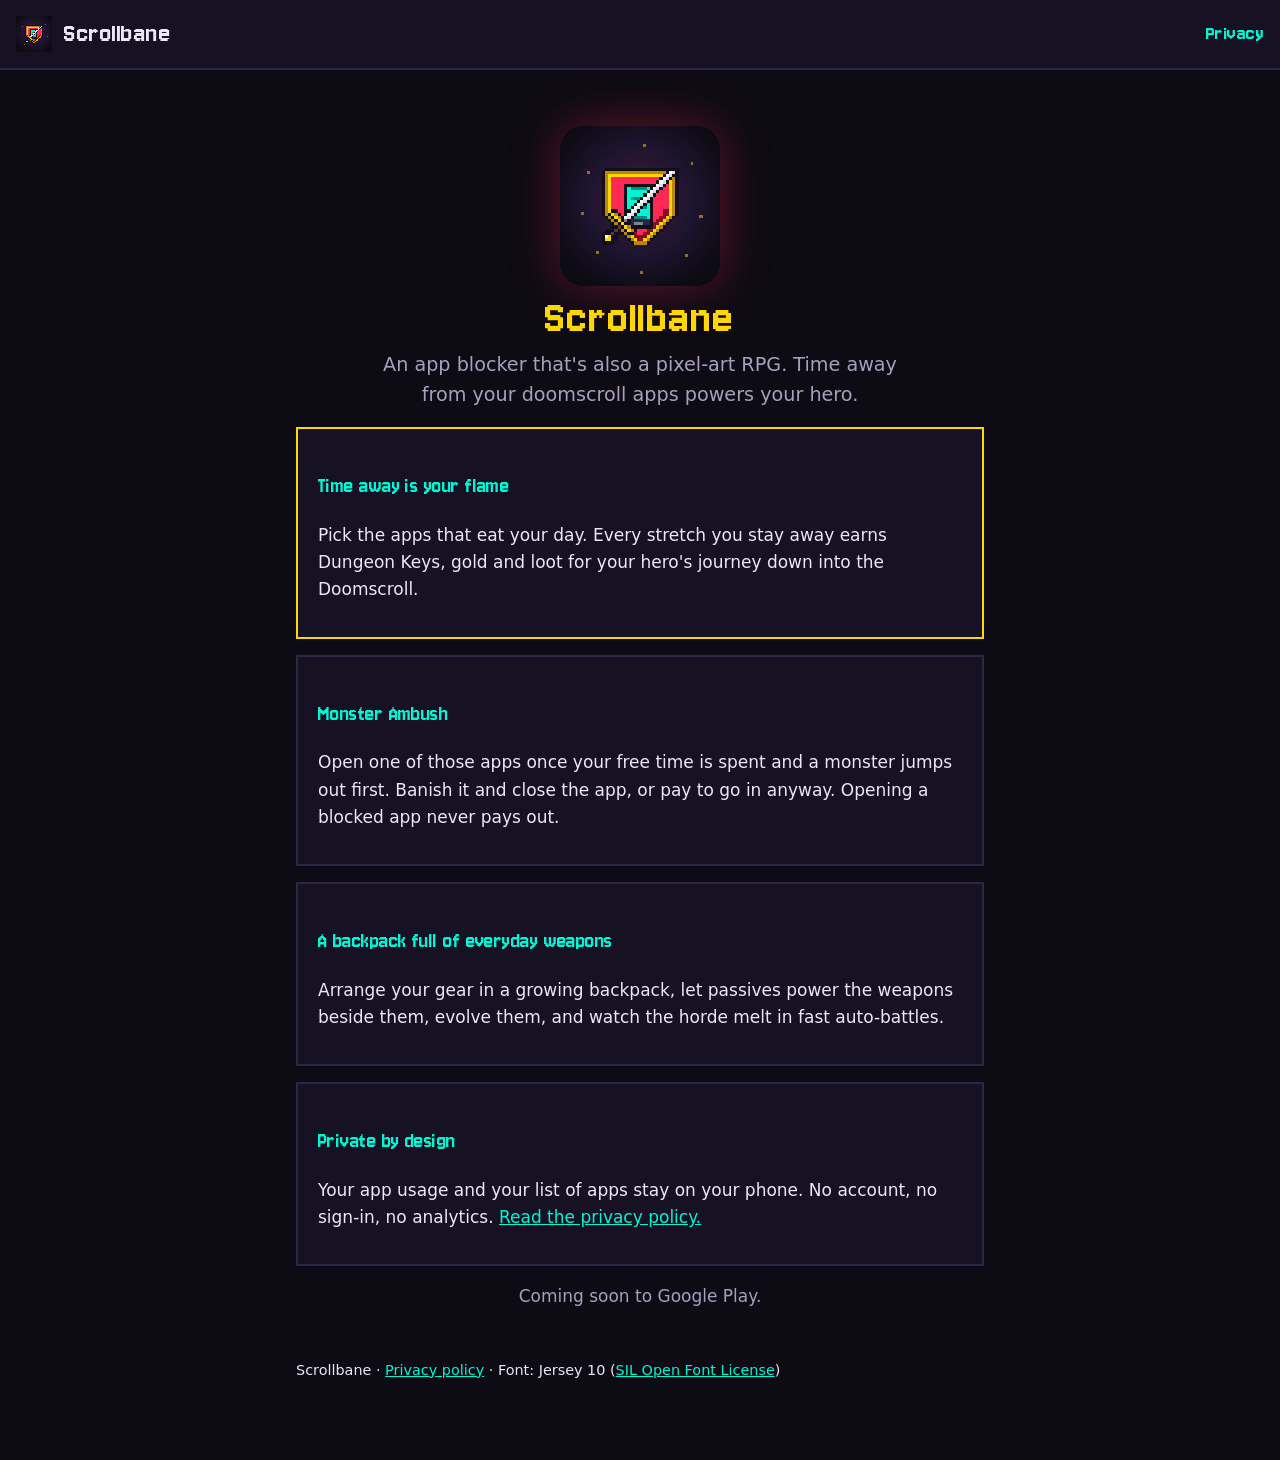
<file: index.html>
<!doctype html>
<html lang="en">
<head>
  <meta charset="utf-8">
  <meta name="viewport" content="width=device-width, initial-scale=1">
  <title>Scrollbane</title>
  <meta name="description" content="Scrollbane: an app blocker that's also a pixel-art RPG. Time away from your doomscroll apps powers your hero.">
  <link rel="icon" href="assets/icon.png">
  <link rel="stylesheet" href="assets/site.css">
</head>
<body>
  <header class="top">
    <img src="assets/icon.png" alt="">
    <a class="brand" href="./">Scrollbane</a>
    <nav><a href="privacy.html">Privacy</a></nav>
  </header>
  <main>
    <section class="hero">
      <img class="icon" src="assets/icon.png" alt="The Scrollbane icon: a crimson shield with a sword through a phone">
      <h1>Scrollbane</h1>
      <p class="tagline">An app blocker that's also a pixel-art RPG. Time away from your doomscroll apps powers your hero.</p>
    </section>

    <div class="panel gold">
      <h3>Time away is your flame</h3>
      <p>Pick the apps that eat your day. Every stretch you stay away earns Dungeon Keys, gold and loot for your hero's journey down into the Doomscroll.</p>
    </div>
    <div class="panel">
      <h3>Monster Ambush</h3>
      <p>Open one of those apps once your free time is spent and a monster jumps out first. Banish it and close the app, or pay to go in anyway. Opening a blocked app never pays out.</p>
    </div>
    <div class="panel">
      <h3>A backpack full of everyday weapons</h3>
      <p>Arrange your gear in a growing backpack, let passives power the weapons beside them, evolve them, and watch the horde melt in fast auto-battles.</p>
    </div>
    <div class="panel">
      <h3>Private by design</h3>
      <p>Your app usage and your list of apps stay on your phone. No account, no sign-in, no analytics. <a href="privacy.html">Read the privacy policy.</a></p>
    </div>

    <p style="text-align:center"><span class="muted">Coming soon to Google Play.</span></p>

    <footer>
      <p>Scrollbane &middot; <a href="privacy.html">Privacy policy</a> &middot; Font: Jersey 10 (<a href="assets/Jersey10-OFL.txt">SIL Open Font License</a>)</p>
    </footer>
  </main>
</body>
</html>
</file>
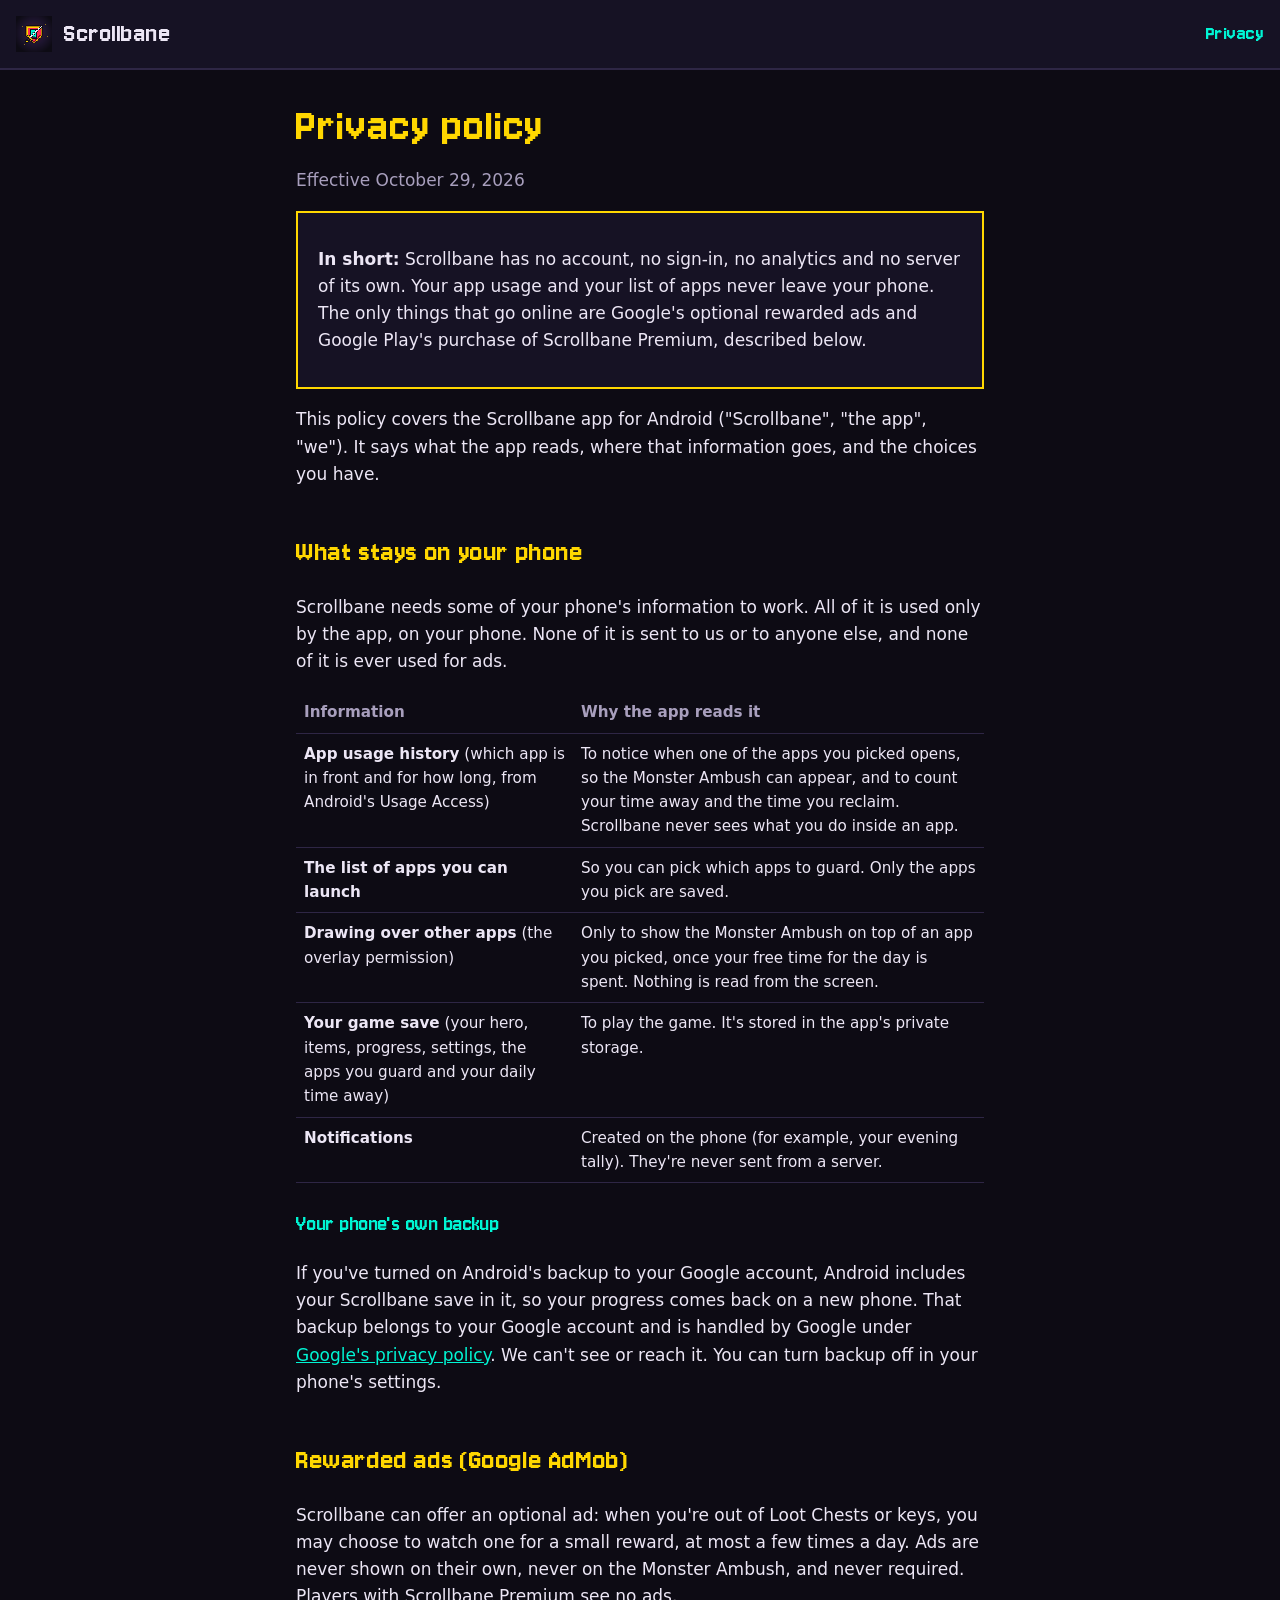
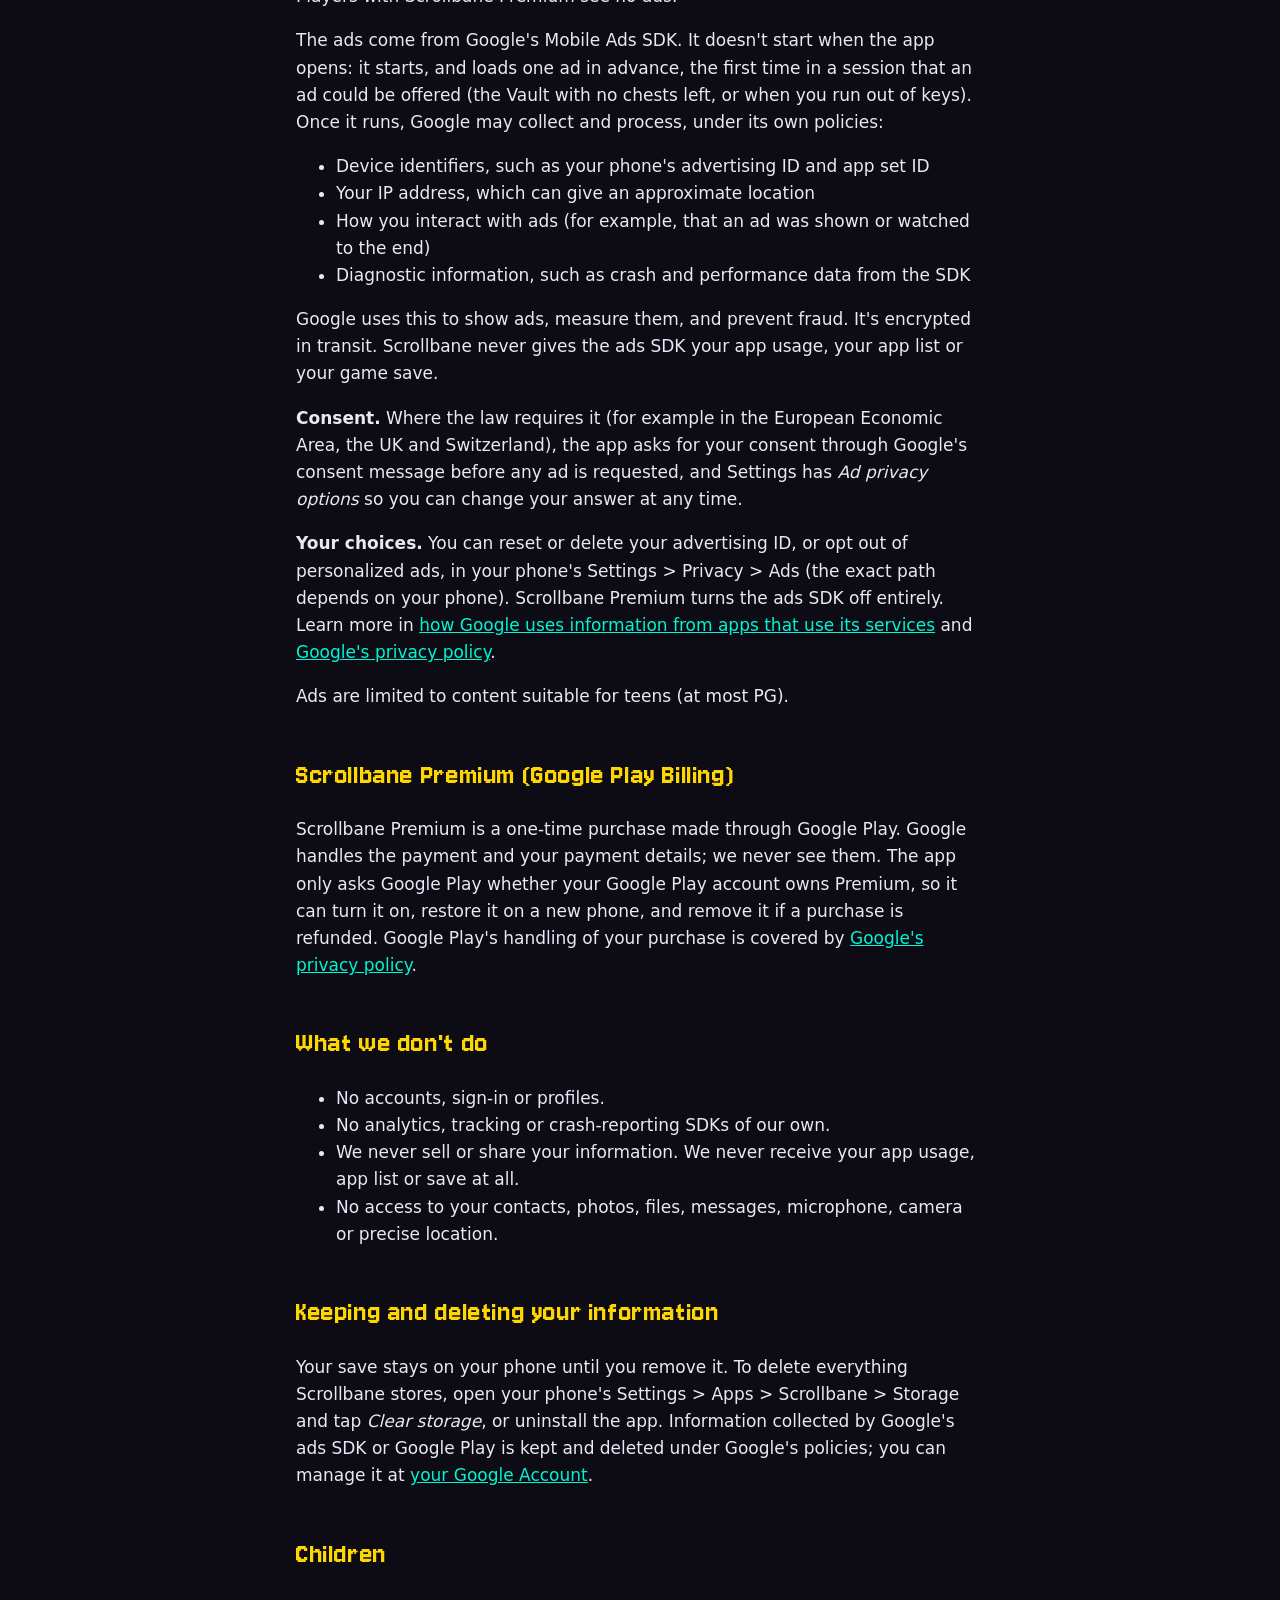
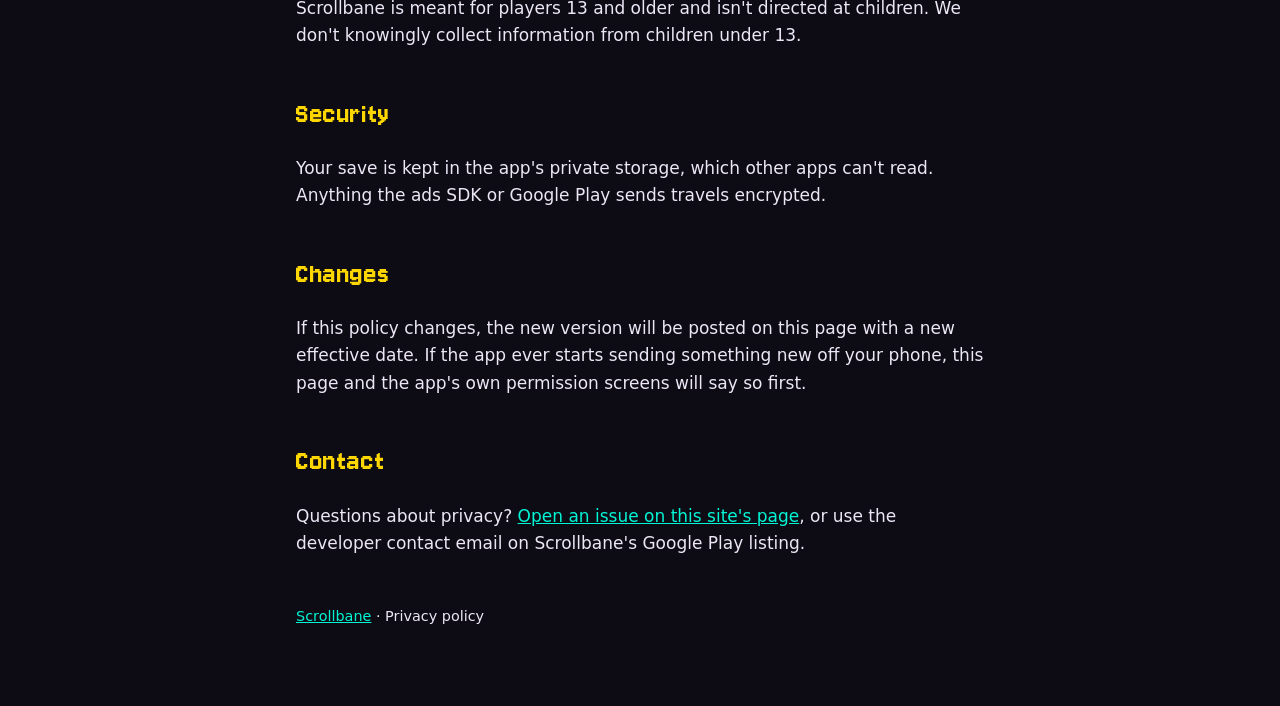
<file: privacy.html>
<!doctype html>
<html lang="en">
<head>
  <meta charset="utf-8">
  <meta name="viewport" content="width=device-width, initial-scale=1">
  <title>Scrollbane Privacy Policy</title>
  <meta name="description" content="What Scrollbane reads, what stays on your phone, and what Google's ads and Play Billing handle.">
  <link rel="icon" href="assets/icon.png">
  <link rel="stylesheet" href="assets/site.css">
</head>
<body>
  <header class="top">
    <img src="assets/icon.png" alt="">
    <a class="brand" href="./">Scrollbane</a>
    <nav><a href="privacy.html">Privacy</a></nav>
  </header>
  <main>
    <h1>Privacy policy</h1>
    <p class="muted">Effective October 29, 2026</p>

    <div class="panel gold">
      <p><strong>In short:</strong> Scrollbane has no account, no sign-in, no analytics and no server of its own. Your app usage and your list of apps never leave your phone. The only things that go online are Google's optional rewarded ads and Google Play's purchase of Scrollbane Premium, described below.</p>
    </div>

    <p>This policy covers the Scrollbane app for Android ("Scrollbane", "the app", "we"). It says what the app reads, where that information goes, and the choices you have.</p>

    <h2>What stays on your phone</h2>
    <p>Scrollbane needs some of your phone's information to work. All of it is used only by the app, on your phone. None of it is sent to us or to anyone else, and none of it is ever used for ads.</p>
    <table>
      <thead><tr><th>Information</th><th>Why the app reads it</th></tr></thead>
      <tbody>
        <tr><td><strong>App usage history</strong> (which app is in front and for how long, from Android's Usage Access)</td><td>To notice when one of the apps you picked opens, so the Monster Ambush can appear, and to count your time away and the time you reclaim. Scrollbane never sees what you do inside an app.</td></tr>
        <tr><td><strong>The list of apps you can launch</strong></td><td>So you can pick which apps to guard. Only the apps you pick are saved.</td></tr>
        <tr><td><strong>Drawing over other apps</strong> (the overlay permission)</td><td>Only to show the Monster Ambush on top of an app you picked, once your free time for the day is spent. Nothing is read from the screen.</td></tr>
        <tr><td><strong>Your game save</strong> (your hero, items, progress, settings, the apps you guard and your daily time away)</td><td>To play the game. It's stored in the app's private storage.</td></tr>
        <tr><td><strong>Notifications</strong></td><td>Created on the phone (for example, your evening tally). They're never sent from a server.</td></tr>
      </tbody>
    </table>

    <h3>Your phone's own backup</h3>
    <p>If you've turned on Android's backup to your Google account, Android includes your Scrollbane save in it, so your progress comes back on a new phone. That backup belongs to your Google account and is handled by Google under <a href="https://policies.google.com/privacy">Google's privacy policy</a>. We can't see or reach it. You can turn backup off in your phone's settings.</p>

    <h2>Rewarded ads (Google AdMob)</h2>
    <p>Scrollbane can offer an optional ad: when you're out of Loot Chests or keys, you may choose to watch one for a small reward, at most a few times a day. Ads are never shown on their own, never on the Monster Ambush, and never required. Players with Scrollbane Premium see no ads.</p>
    <p>The ads come from Google's Mobile Ads SDK. It doesn't start when the app opens: it starts, and loads one ad in advance, the first time in a session that an ad could be offered (the Vault with no chests left, or when you run out of keys). Once it runs, Google may collect and process, under its own policies:</p>
    <ul>
      <li>Device identifiers, such as your phone's advertising ID and app set ID</li>
      <li>Your IP address, which can give an approximate location</li>
      <li>How you interact with ads (for example, that an ad was shown or watched to the end)</li>
      <li>Diagnostic information, such as crash and performance data from the SDK</li>
    </ul>
    <p>Google uses this to show ads, measure them, and prevent fraud. It's encrypted in transit. Scrollbane never gives the ads SDK your app usage, your app list or your game save.</p>
    <p><strong>Consent.</strong> Where the law requires it (for example in the European Economic Area, the UK and Switzerland), the app asks for your consent through Google's consent message before any ad is requested, and Settings has <em>Ad privacy options</em> so you can change your answer at any time.</p>
    <p><strong>Your choices.</strong> You can reset or delete your advertising ID, or opt out of personalized ads, in your phone's Settings &gt; Privacy &gt; Ads (the exact path depends on your phone). Scrollbane Premium turns the ads SDK off entirely. Learn more in <a href="https://policies.google.com/technologies/ads">how Google uses information from apps that use its services</a> and <a href="https://policies.google.com/privacy">Google's privacy policy</a>.</p>
    <p>Ads are limited to content suitable for teens (at most PG).</p>

    <h2>Scrollbane Premium (Google Play Billing)</h2>
    <p>Scrollbane Premium is a one-time purchase made through Google Play. Google handles the payment and your payment details; we never see them. The app only asks Google Play whether your Google Play account owns Premium, so it can turn it on, restore it on a new phone, and remove it if a purchase is refunded. Google Play's handling of your purchase is covered by <a href="https://policies.google.com/privacy">Google's privacy policy</a>.</p>

    <h2>What we don't do</h2>
    <ul>
      <li>No accounts, sign-in or profiles.</li>
      <li>No analytics, tracking or crash-reporting SDKs of our own.</li>
      <li>We never sell or share your information. We never receive your app usage, app list or save at all.</li>
      <li>No access to your contacts, photos, files, messages, microphone, camera or precise location.</li>
    </ul>

    <h2>Keeping and deleting your information</h2>
    <p>Your save stays on your phone until you remove it. To delete everything Scrollbane stores, open your phone's Settings &gt; Apps &gt; Scrollbane &gt; Storage and tap <em>Clear storage</em>, or uninstall the app. Information collected by Google's ads SDK or Google Play is kept and deleted under Google's policies; you can manage it at <a href="https://myaccount.google.com/">your Google Account</a>.</p>

    <h2>Children</h2>
    <p>Scrollbane is meant for players 13 and older and isn't directed at children. We don't knowingly collect information from children under 13.</p>

    <h2>Security</h2>
    <p>Your save is kept in the app's private storage, which other apps can't read. Anything the ads SDK or Google Play sends travels encrypted.</p>

    <h2>Changes</h2>
    <p>If this policy changes, the new version will be posted on this page with a new effective date. If the app ever starts sending something new off your phone, this page and the app's own permission screens will say so first.</p>

    <h2>Contact</h2>
    <p>Questions about privacy? <a href="https://github.com/Situation3412/situation3412.github.io/issues">Open an issue on this site's page</a>, or use the developer contact email on Scrollbane's Google Play listing.</p>

    <footer>
      <p><a href="./">Scrollbane</a> &middot; Privacy policy</p>
    </footer>
  </main>
</body>
</html>
</file>
<file: assets/site.css>
@font-face {
  font-family: "Jersey 10";
  src: url("jersey10.ttf") format("truetype");
  font-display: swap;
}

:root {
  --abyss: #0d0b14;
  --surface: #161224;
  --edge: #2e2645;
  --bone: #ece6f5;
  --ash: #a89fbd;
  --gold: #ffd700;
  --crimson: #ff2a54;
  --arcane: #00f5d4;
}

* { box-sizing: border-box; }

html { background: var(--abyss); }

body {
  margin: 0;
  background: var(--abyss);
  color: var(--bone);
  font: 17px/1.6 system-ui, -apple-system, "Segoe UI", Roboto, sans-serif;
}

main {
  max-width: 720px;
  margin: 0 auto;
  padding: 32px 16px 64px;
}

h1, h2, h3, .brand, nav a, .button {
  font-family: "Jersey 10", system-ui, sans-serif;
  font-weight: normal;
  letter-spacing: 0.02em;
}

h1 { font-size: 3rem; line-height: 1; margin: 0 0 8px; color: var(--gold); }
h2 { font-size: 1.9rem; margin: 40px 0 8px; color: var(--gold); }
h3 { font-size: 1.4rem; margin: 24px 0 4px; color: var(--arcane); }

a { color: var(--arcane); }
p, li { color: var(--bone); }
.muted { color: var(--ash); }

header.top {
  display: flex;
  align-items: center;
  gap: 12px;
  padding: 12px 16px;
  border-bottom: 2px solid var(--edge);
  background: var(--surface);
}
header.top img { width: 36px; height: 36px; image-rendering: pixelated; }
header.top .brand { font-size: 1.7rem; color: var(--bone); text-decoration: none; }
header.top nav { margin-left: auto; display: flex; gap: 16px; }
header.top nav a { font-size: 1.3rem; text-decoration: none; }

.hero { text-align: center; padding-top: 24px; }
.hero img.icon {
  width: 160px;
  height: 160px;
  image-rendering: pixelated;
  border-radius: 24px;
  box-shadow: 0 0 48px rgba(255, 42, 84, 0.35);
}
.hero .tagline { font-size: 1.2rem; color: var(--ash); max-width: 520px; margin: 0 auto; }

.panel {
  background: var(--surface);
  border: 2px solid var(--edge);
  padding: 16px 20px;
  margin: 16px 0;
}
.panel.gold { border-color: var(--gold); }

.button {
  display: inline-block;
  margin-top: 20px;
  padding: 10px 22px;
  font-size: 1.5rem;
  color: var(--abyss);
  background: var(--gold);
  text-decoration: none;
  box-shadow: 4px 4px 0 #6a5600;
}

table { width: 100%; border-collapse: collapse; margin: 12px 0; font-size: 0.95rem; }
th, td { text-align: left; vertical-align: top; padding: 8px; border-bottom: 1px solid var(--edge); }
th { color: var(--ash); font-weight: 600; }

footer { margin-top: 48px; color: var(--ash); font-size: 0.9rem; }

@media (max-width: 480px) {
  h1 { font-size: 2.4rem; }
  header.top nav { gap: 10px; }
  table, thead, tbody, tr, th, td { display: block; }
  thead { display: none; }
  td { border: 0; padding: 2px 0; }
  tr { border-bottom: 1px solid var(--edge); padding: 8px 0; }
}
</file>
